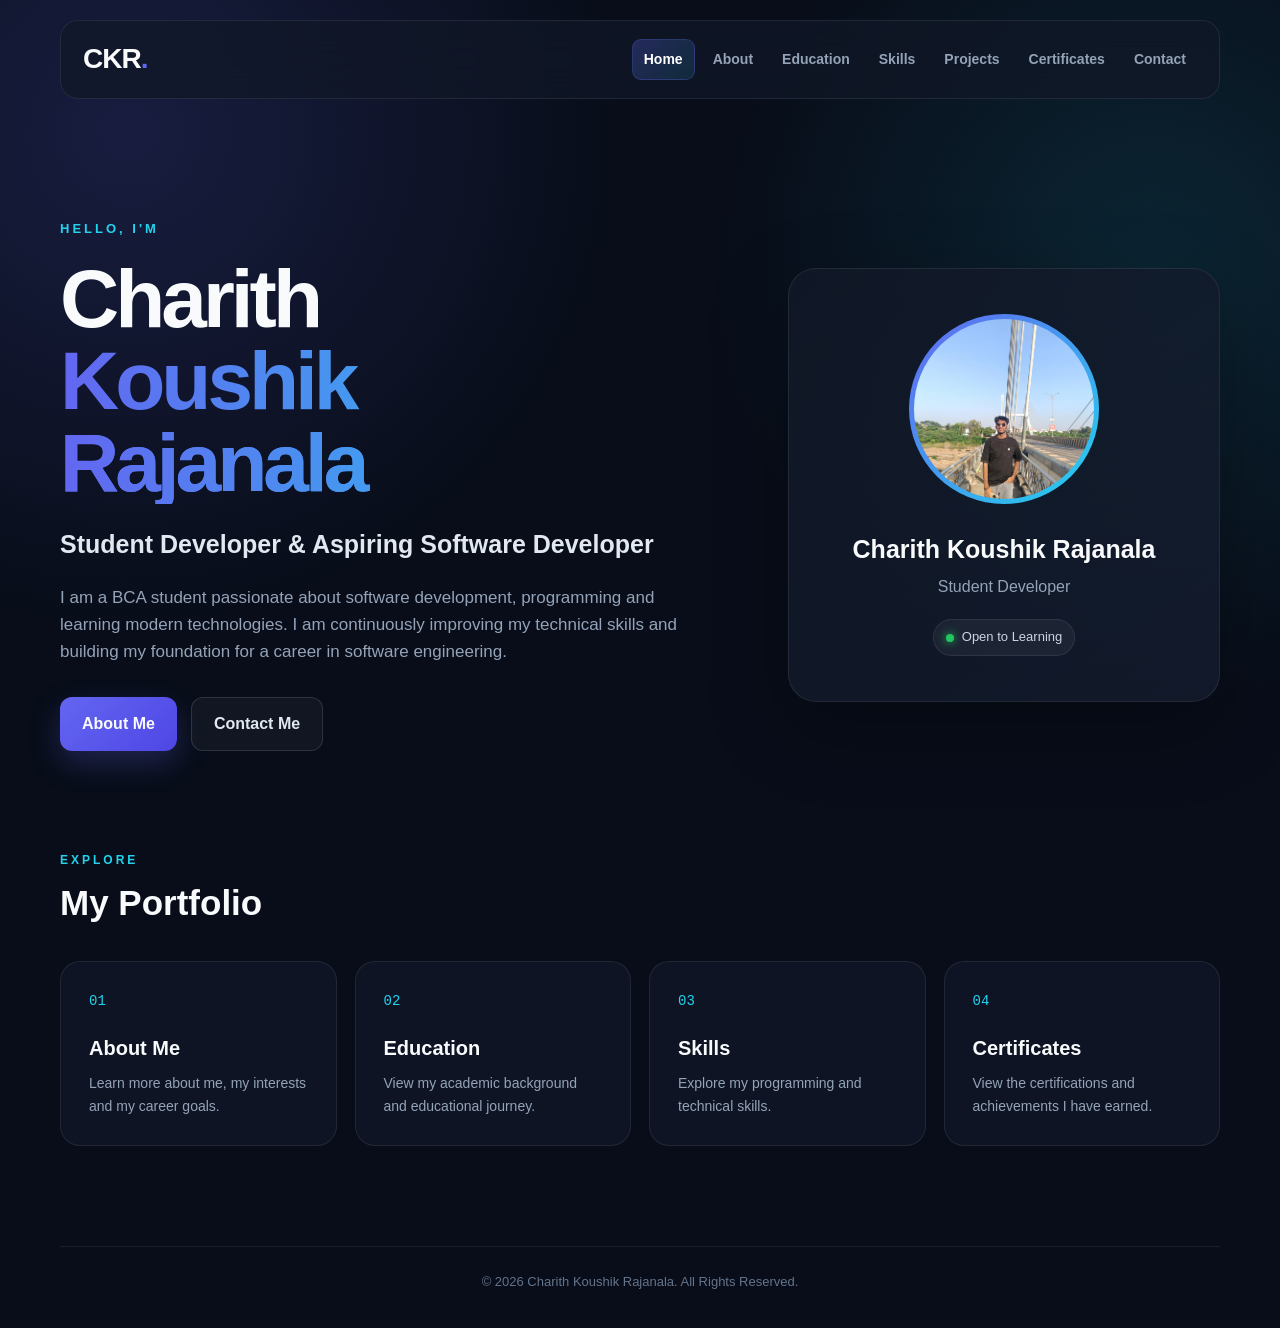
<file: index.html>
<!DOCTYPE html>
<html lang="en">
<head>
    <meta charset="UTF-8">
    <meta name="viewport" content="width=device-width, initial-scale=1.0">

    <title>Charith Koushik Rajanala | Student Developer</title>

    <meta name="description"
          content=" Charith Koushik Rajanala - Student Developer and aspiring Software Developer.">

    <link rel="stylesheet" href="style.css">
</head>

<body>

<header class="navbar">

    <div class="logo">CKR<span>.</span></div>

    <nav>
        <a href="index.html" class="active">Home</a>
        <a href="about.html">About</a>
        <a href="education.html">Education</a>
        <a href="skills.html">Skills</a>
        <a href="project.html">Projects</a>
        <a href="certificates.html">Certificates</a>
        <a href="contact.html">Contact</a>
    </nav>

</header>


<main>

    <section class="hero">

        <div class="hero-content">

            <p class="small-heading">HELLO, I'M</p>

            <h1>Charith<span>Koushik<span>Rajanala</span></h1>

            <h2>Student Developer & Aspiring Software Developer</h2>

            <p class="hero-description">
                I am a BCA student passionate about software development,
                programming and learning modern technologies.
                I am continuously improving my technical skills and
                building my foundation for a career in software engineering.
            </p>

            <div class="hero-buttons">
                <a href="about.html" class="btn primary-btn">About Me</a>
                <a href="contact.html" class="btn secondary-btn">Contact Me</a>
            </div>

        </div>


        <div class="hero-card">

            <div class="profile-circle">
                <img src="myphoto.jpg" alt="Charith Koushik Rajanala">
            </div>

            <h3>Charith Koushik Rajanala</h3>

            <p>Student Developer</p>

            <div class="status">
                <span></span>
                Open to Learning
            </div>

        </div>

    </section>


    <section class="quick-section">

        <div class="section-heading">
            <p>EXPLORE</p>
            <h2>My Portfolio</h2>
        </div>


        <div class="quick-grid">

            <a href="about.html" class="quick-card">
                <div class="card-icon">01</div>
                <h3>About Me</h3>
                <p>Learn more about me, my interests and my career goals.</p>
            </a>


            <a href="education.html" class="quick-card">
                <div class="card-icon">02</div>
                <h3>Education</h3>
                <p>View my academic background and educational journey.</p>
            </a>


            <a href="skills.html" class="quick-card">
                <div class="card-icon">03</div>
                <h3>Skills</h3>
                <p>Explore my programming and technical skills.</p>
            </a>


            <a href="certificates.html" class="quick-card">
                <div class="card-icon">04</div>
                <h3>Certificates</h3>
                <p>View the certifications and achievements I have earned.</p>
            </a>

        </div>

    </section>

</main>


<footer>
    <p>© 2026 Charith Koushik Rajanala. All Rights Reserved.</p>
</footer>

</body>
</html>
</file>
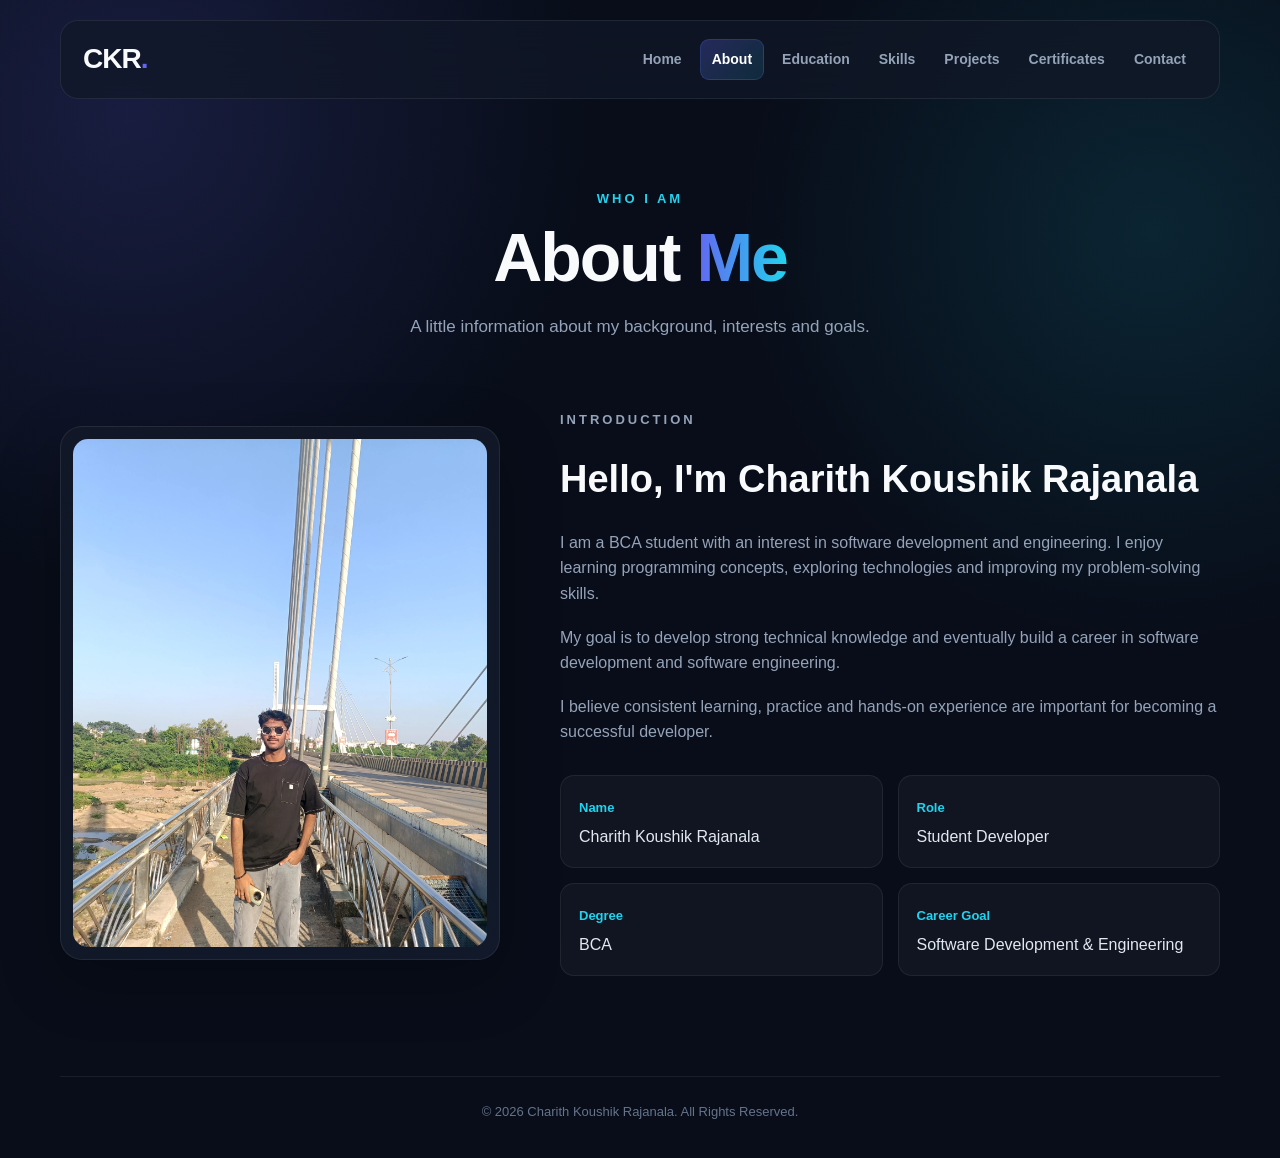
<file: about.html>
<!DOCTYPE html>
<html lang="en">
<head>

    <meta charset="UTF-8">
    <meta name="viewport" content="width=device-width, initial-scale=1.0">

    <title>About |Charith Koushik Rajanala</title>

    <link rel="stylesheet" href="style.css">

</head>

<body>

<header class="navbar">

    <div class="logo">CKR<span>.</span></div>

    <nav>
        <a href="index.html">Home</a>
        <a href="about.html" class="active">About</a>
        <a href="education.html">Education</a>
        <a href="skills.html">Skills</a>
        <a href="project.html">Projects</a>
        <a href="certificates.html">Certificates</a>
        <a href="contact.html">Contact</a>
    </nav>

</header>


<main class="page-container">

    <section class="page-header">

        <p>WHO I AM</p>

        <h1>About <span>Me</span></h1>

        <p>
            A little information about my background, interests and goals.
        </p>

    </section>


    <section class="about-grid">

        <div class="about-image card">

            <img src="myphoto.jpg" alt="Charith Koushik Rajanala">

        </div>


        <div class="about-content">

            <p class="small-heading">INTRODUCTION</p>

            <h2>Hello, I'm Charith Koushik Rajanala</h2>

            <p>
                I am a BCA student with an interest in software development
                and engineering. I enjoy learning programming concepts,
                exploring technologies and improving my problem-solving skills.
            </p>

            <p>
                My goal is to develop strong technical knowledge and
                eventually build a career in software development and
                software engineering.
            </p>

            <p>
                I believe consistent learning, practice and hands-on
                experience are important for becoming a successful developer.
            </p>


            <div class="info-grid">

                <div>
                    <strong>Name</strong>
                    <p>Charith Koushik Rajanala</p>
                </div>

                <div>
                    <strong>Role</strong>
                    <p>Student Developer</p>
                </div>

                <div>
                    <strong>Degree</strong>
                    <p>BCA</p>
                </div>

                <div>
                    <strong>Career Goal</strong>
                    <p>Software Development & Engineering</p>
                </div>

            </div>

        </div>

    </section>

</main>


<footer>
    <p>© 2026 Charith Koushik Rajanala. All Rights Reserved.</p>
</footer>

</body>
</html>
</file>
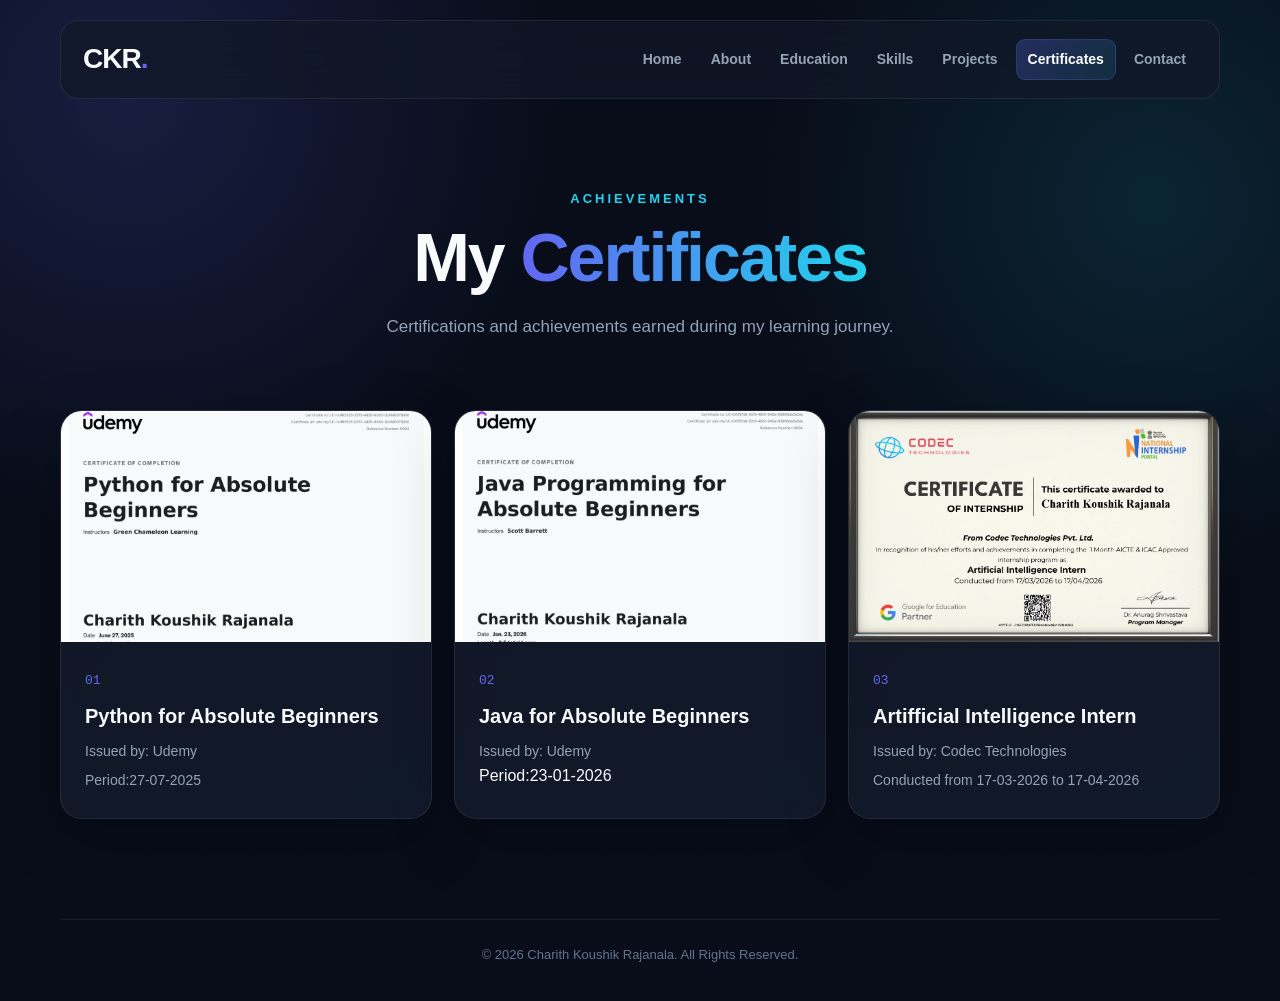
<file: certificates.html>
<!DOCTYPE html>
<html lang="en">
<head>

    <meta charset="UTF-8">
    <meta name="viewport" content="width=device-width, initial-scale=1.0">

    <title>Certificates | Koushik Rajanala</title>

    <link rel="stylesheet" href="style.css">

</head>

<body>

<header class="navbar">

    <div class="logo">CKR<span>.</span></div>

    <nav>
        <a href="index.html">Home</a>
        <a href="about.html">About</a>
        <a href="education.html">Education</a>
        <a href="skills.html">Skills</a>
        <a href="project.html">Projects</a>
        <a href="certificates.html" class="active">Certificates</a>
        <a href="contact.html">Contact</a>
    </nav>

</header>


<main class="page-container">

    <section class="page-header">

        <p>ACHIEVEMENTS</p>

        <h1>My <span>Certificates</span></h1>

        <p>
            Certifications and achievements earned during my learning journey.
        </p>

    </section>


    <section class="certificate-grid">


        <!-- Certificate 1 -->

        <div class="certificate-card card">

            <div class="certificate-image">

                <img src="python.jpeg"
                     alt="Certificate 1">

            </div>

            <div class="certificate-content">

                <span>01</span>

                <h2>Python for Absolute Beginners</h2>

                <p>
                    Issued by: Udemy
                </p>

                <p>
                    Period:27-07-2025
                </p>

            </div>

        </div>


        <!-- Certificate 2 -->

        <div class="certificate-card card">

            <div class="certificate-image">

                <img src="java.jpeg"
                     alt="Certificate 2">

            </div>

            <div class="certificate-content">

                <span>02</span>

                <h2>Java for Absolute Beginners</h2>

                <p>
                    Issued by: Udemy
                </p>
                    Period:23-01-2026
                <p>
                    
                </p>

            </div>

        </div>


        <!-- Certificate 3 -->

        <div class="certificate-card card">

            <div class="certificate-image">

                <img src="internship.jpeg"
                     alt="Certificate 3">

            </div>

            <div class="certificate-content">

                <span>03</span>

                <h2>Artifficial Intelligence Intern</h2>

                <p>
                    Issued by: Codec Technologies
                </p>

                <p>
                    Conducted from 17-03-2026 to 17-04-2026
                </p>

            </div>

        </div>


        <!--
        COPY THE ABOVE CARD FOR MORE CERTIFICATES.
        -->


    </section>

</main>


<footer>
    <p>© 2026 Charith Koushik Rajanala. All Rights Reserved.</p>
</footer>

</body>
</html>
</file>
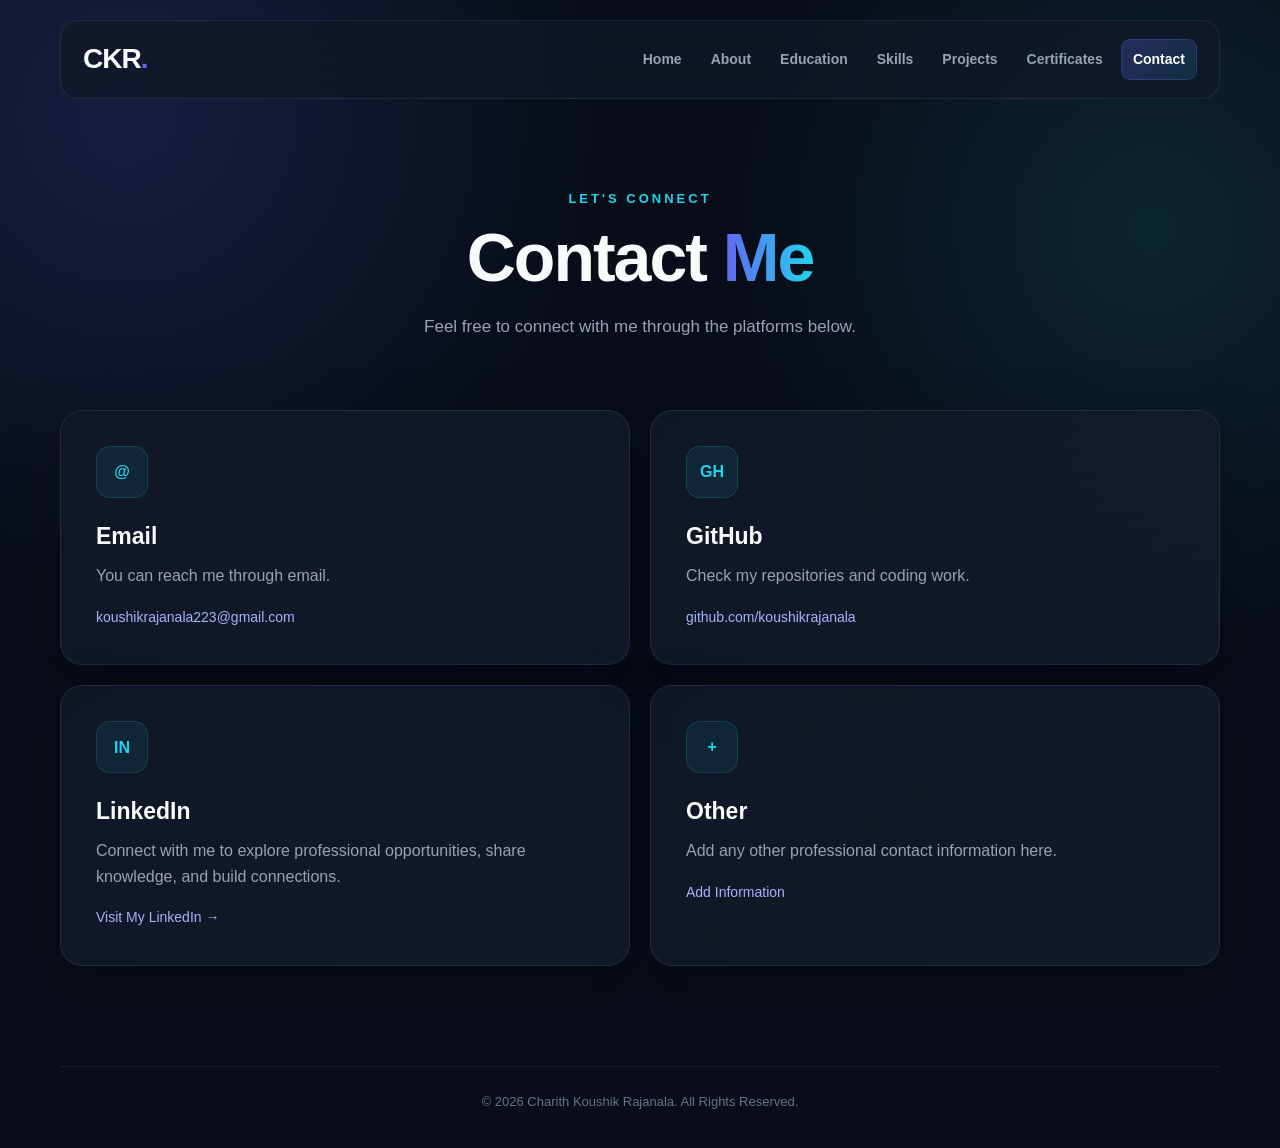
<file: contact.html>
<!DOCTYPE html>
<html lang="en">
<head>

    <meta charset="UTF-8">
    <meta name="viewport" content="width=device-width, initial-scale=1.0">

    <title>Contact | Koushik Rajanala</title>

    <link rel="stylesheet" href="style.css">

</head>

<body>

<header class="navbar">

    <div class="logo">CKR<span>.</span></div>

    <nav>
        <a href="index.html">Home</a>
        <a href="about.html">About</a>
        <a href="education.html">Education</a>
        <a href="skills.html">Skills</a>
        <a href="project.html">Projects</a>
        <a href="certificates.html">Certificates</a>
        <a href="contact.html" class="active">Contact</a>
    </nav>

</header>


<main class="page-container">

    <section class="page-header">

        <p>LET'S CONNECT</p>

        <h1>Contact <span>Me</span></h1>

        <p>
            Feel free to connect with me through the platforms below.
        </p>

    </section>


    <section class="contact-grid">


        <div class="contact-card card">

            <div class="contact-icon">@</div>

            <h2>Email</h2>

            <p>
                You can reach me through email.
            </p>

            <a href="mailto:koushikrajanala223@gmail.com">
                koushikrajanala223@gmail.com
            </a>

        </div>


        <div class="contact-card card">

            <div class="contact-icon">GH</div>

            <h2>GitHub</h2>

            <p>
                Check my repositories and coding work.
            </p>

            <a href="https://github.com/koushikrajanala"
               target="_blank"
               rel="noopener noreferrer">
                github.com/koushikrajanala
            </a>

        </div>


<div class="contact-card card">

    <div class="contact-icon">IN</div>

    <h2>LinkedIn</h2>

    <p>
        Connect with me to explore professional opportunities,
        share knowledge, and build connections.
    </p>

    <a href="https://www.linkedin.com/in/koushik-rajanala-2020a1291/"
       target="_blank"
       rel="noopener noreferrer">
        Visit My LinkedIn →
    </a>

</div>


        <div class="contact-card card">

            <div class="contact-icon">+</div>

            <h2>Other</h2>

            <p>
                Add any other professional contact information here.
            </p>

            <a href="#">
                Add Information
            </a>

        </div>


    </section>

</main>


<footer>
    <p>© 2026 Charith Koushik Rajanala. All Rights Reserved.</p>
</footer>

</body>
</html>
</file>
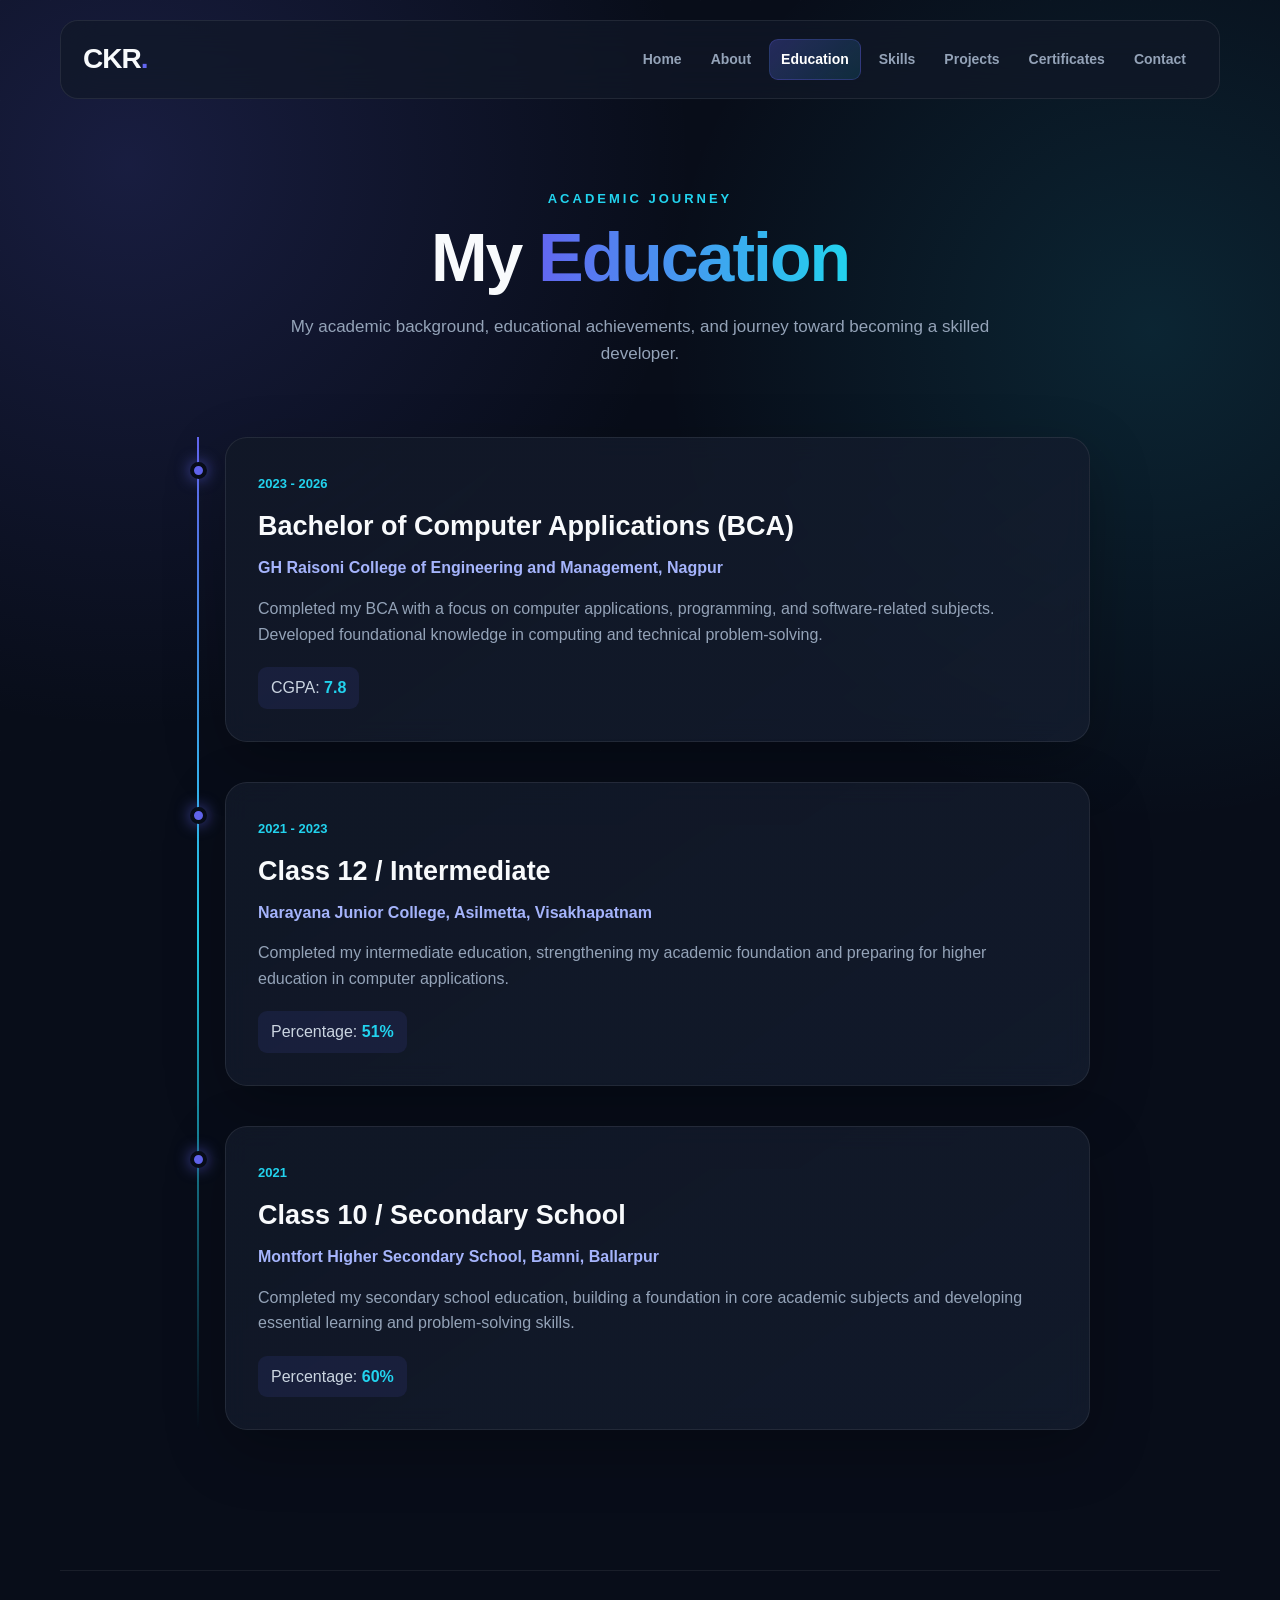
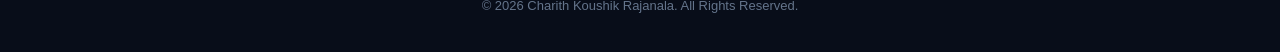
<file: education.html>
<!DOCTYPE html>
<html lang="en">
<head>

    <meta charset="UTF-8">
    <meta name="viewport" content="width=device-width, initial-scale=1.0">

    <title>Education | Koushik Rajanala</title>

    <link rel="stylesheet" href="style.css">

</head>

<body>

<header class="navbar">

    <div class="logo">CKR<span>.</span></div>

    <nav>
        <a href="index.html">Home</a>
        <a href="about.html">About</a>
        <a href="education.html" class="active">Education</a>
        <a href="skills.html">Skills</a>
        <a href="project.html">Projects</a>
        <a href="certificates.html">Certificates</a>
        <a href="contact.html">Contact</a>
    </nav>

</header>

<main class="page-container">

    <!-- Page Header -->
    <section class="page-header">

        <p>ACADEMIC JOURNEY</p>

        <h1>My <span>Education</span></h1>

        <p>
            My academic background, educational achievements,
            and journey toward becoming a skilled developer.
        </p>

    </section>

    <!-- Education Timeline -->
    <section class="timeline">

        <!-- Bachelor's Degree -->
        <div class="timeline-item">

            <div class="timeline-dot"></div>

            <div class="education-card card">

                <span class="education-year">2023 - 2026</span>

                <h2>Bachelor of Computer Applications (BCA)</h2>

                <h3>
                    GH Raisoni College of Engineering and Management,
                    Nagpur
                </h3>

                <p>
                    Completed my BCA with a focus on computer
                    applications, programming, and software-related
                    subjects. Developed foundational knowledge in
                    computing and technical problem-solving.
                </p>

                <div class="cgpa">
                    CGPA: <strong>7.8</strong>
                </div>

            </div>

        </div>

        <!-- Class 12 / Intermediate -->
        <div class="timeline-item">

            <div class="timeline-dot"></div>

            <div class="education-card card">

                <span class="education-year">2021 - 2023</span>

                <h2>Class 12 / Intermediate</h2>

                <h3>
                    Narayana Junior College,
                    Asilmetta, Visakhapatnam
                </h3>

                <p>
                    Completed my intermediate education, strengthening
                    my academic foundation and preparing for higher
                    education in computer applications.
                </p>

                <div class="cgpa">
                    Percentage: <strong>51%</strong>
                </div>

            </div>

        </div>

        <!-- Class 10 / SSC -->
        <div class="timeline-item">

            <div class="timeline-dot"></div>

            <div class="education-card card">

                <span class="education-year">2021</span>

                <h2>Class 10 / Secondary School</h2>

                <h3>
                    Montfort Higher Secondary School,
                    Bamni, Ballarpur
                </h3>

                <p>
                    Completed my secondary school education,
                    building a foundation in core academic subjects
                    and developing essential learning and
                    problem-solving skills.
                </p>

                <div class="cgpa">
                    Percentage: <strong>60%</strong>
                </div>

            </div>

        </div>

    </section>

</main>

<!-- Footer -->
<footer>
    <p>© 2026 Charith Koushik Rajanala. All Rights Reserved.</p>
</footer>

</body>
</html>
</file>
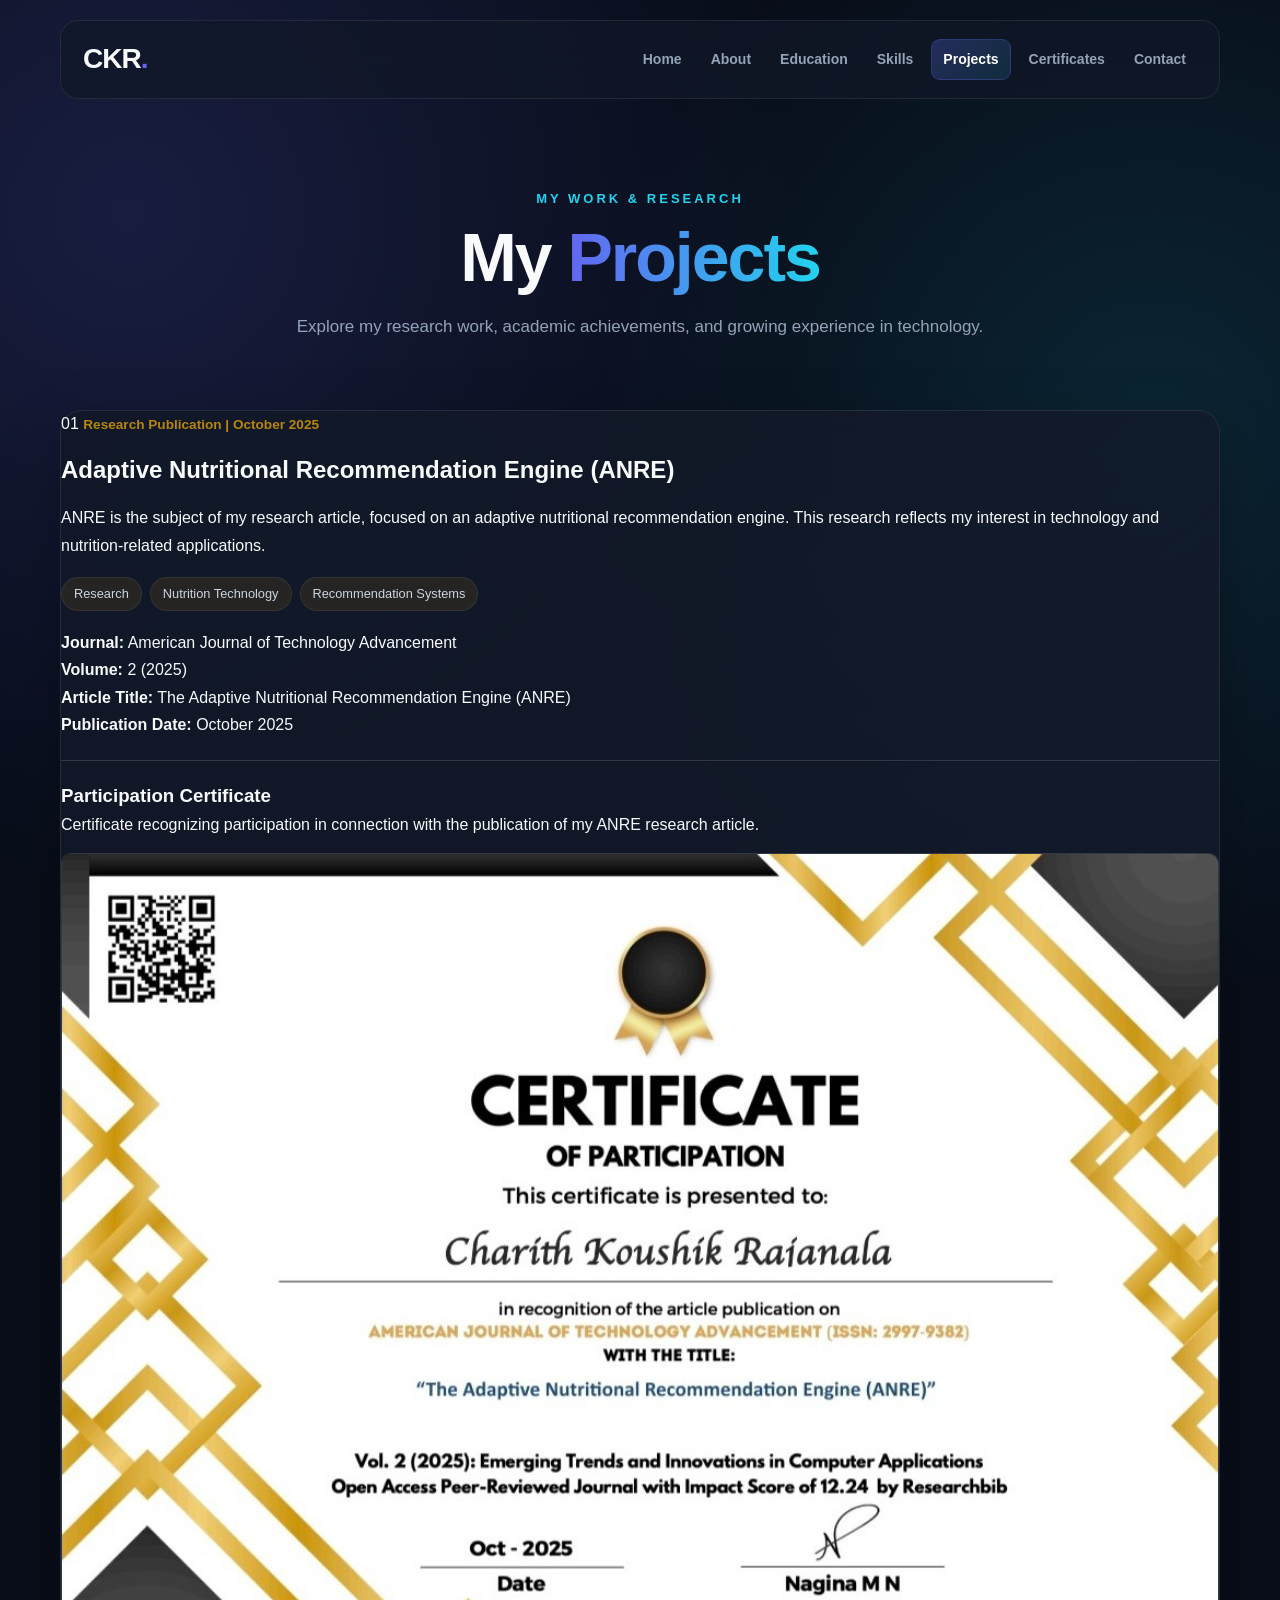
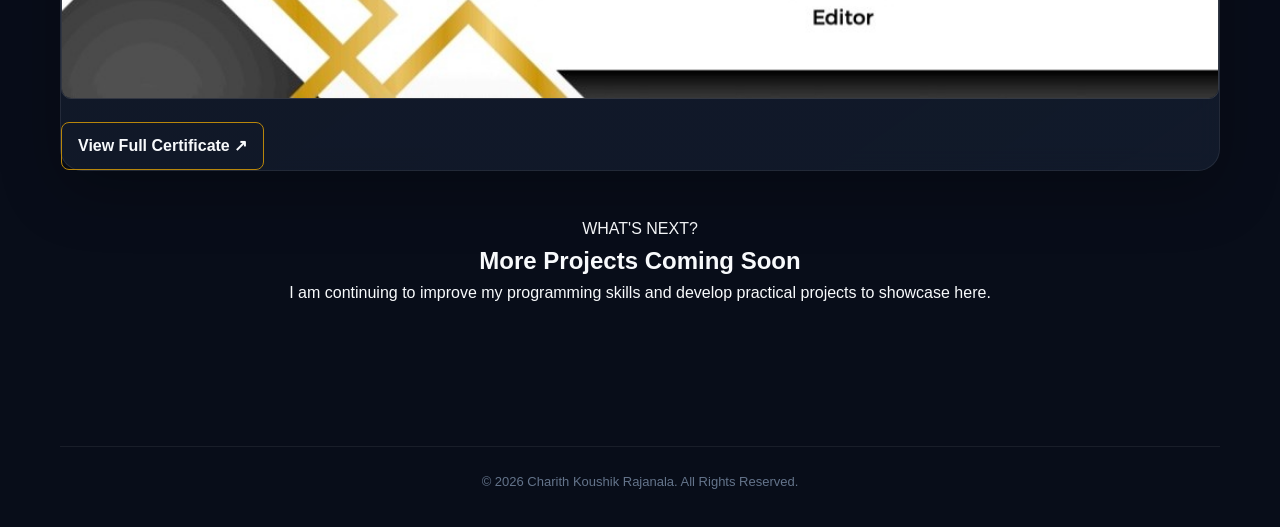
<file: project.html>
<!DOCTYPE html>
<html lang="en">
<head>

    <meta charset="UTF-8">
    <meta name="viewport" content="width=device-width, initial-scale=1.0">

    <meta name="description"
          content="Explore the research project and publication certificate of Charith Koushik Rajanala.">

    <title>Projects | Charith Koushik Rajanala</title>

    <link rel="stylesheet" href="style.css">

    <style>
        .project-grid {
            display: grid;
            grid-template-columns: repeat(auto-fit, minmax(280px, 1fr));
            gap: 25px;
            margin-bottom: 45px;
        }

        .project-category {
            display: inline-block;
            margin-bottom: 15px;
            font-size: 0.85rem;
            font-weight: 600;
            color: #b8860b;
        }

        .project-card h2 {
            margin-bottom: 15px;
        }

        .project-card p {
            line-height: 1.7;
        }

        .skill-tags {
            display: flex;
            flex-wrap: wrap;
            gap: 8px;
            margin: 18px 0;
        }

        .skill-tags span {
            padding: 6px 12px;
            border-radius: 20px;
            background: rgba(184, 134, 11, 0.12);
            font-size: 0.8rem;
        }

        .certificate-preview {
            margin-top: 22px;
            padding-top: 20px;
            border-top: 1px solid rgba(128, 128, 128, 0.3);
        }

        .certificate-preview img {
            display: block;
            width: 100%;
            height: auto;
            margin: 15px 0;
            border-radius: 10px;
            border: 1px solid rgba(128, 128, 128, 0.3);
        }

        .certificate-link {
            display: inline-block;
            margin-top: 8px;
            padding: 10px 16px;
            border-radius: 8px;
            text-decoration: none;
            font-weight: 600;
            border: 1px solid #b8860b;
        }

        .future-projects {
            text-align: center;
            margin: 40px 0;
        }
    </style>

</head>

<body>

<header class="navbar">

    <div class="logo">CKR<span>.</span></div>

    <nav>
        <a href="index.html">Home</a>
        <a href="about.html">About</a>
        <a href="education.html">Education</a>
        <a href="skills.html">Skills</a>
        <a href="project.html" class="active">Projects</a>
        <a href="certificates.html">Certificates</a>
        <a href="contact.html">Contact</a>
    </nav>

</header>

<main class="page-container">

    <!-- Page Header -->
    <section class="page-header">

        <p>MY WORK & RESEARCH</p>

        <h1>My <span>Projects</span></h1>

        <p>
            Explore my research work, academic achievements,
            and growing experience in technology.
        </p>

    </section>

    <!-- Project Cards -->
    <section class="project-grid">

        <div class="project-card card">

            <span class="project-number">01</span>

            <span class="project-category">
                Research Publication | October 2025
            </span>

            <h2>
                Adaptive Nutritional Recommendation Engine (ANRE)
            </h2>

            <p>
                ANRE is the subject of my research article,
                focused on an adaptive nutritional recommendation
                engine. This research reflects my interest in
                technology and nutrition-related applications.
            </p>

            <div class="skill-tags">
                <span>Research</span>
                <span>Nutrition Technology</span>
                <span>Recommendation Systems</span>
            </div>

            <div class="project-publication">

                <p>
                    <strong>Journal:</strong>
                    American Journal of Technology Advancement
                </p>

                <p>
                    <strong>Volume:</strong> 2 (2025)
                </p>

                <p>
                    <strong>Article Title:</strong>
                    The Adaptive Nutritional Recommendation Engine (ANRE)
                </p>

                <p>
                    <strong>Publication Date:</strong> October 2025
                </p>

            </div>

            <!-- Participation Certificate -->
            <div class="certificate-preview">

                <h3>Participation Certificate</h3>

                <p>
                    Certificate recognizing participation in
                    connection with the publication of my ANRE
                    research article.
                </p>

                <a href="project.jpeg"
                   target="_blank"
                   rel="noopener noreferrer"
                   aria-label="Open ANRE participation certificate">

                    <img
                        src="project.jpeg"
                        alt="Participation certificate for Charith Koushik Rajanala's research article, The Adaptive Nutritional Recommendation Engine (ANRE)"
                        loading="lazy">

                </a>

                <a href="project.jpeg"
                   target="_blank"
                   rel="noopener noreferrer"
                   class="certificate-link">

                    View Full Certificate ↗

                </a>

            </div>

        </div>

    </section>

    <!-- Future Projects -->
    <section class="future-projects">

        <p>WHAT'S NEXT?</p>

        <h2>More Projects Coming Soon</h2>

        <p>
            I am continuing to improve my programming skills
            and develop practical projects to showcase here.
        </p>

    </section>

</main>

<footer>
    <p>© 2026 Charith Koushik Rajanala. All Rights Reserved.</p>
</footer>

</body>
</html>
</file>
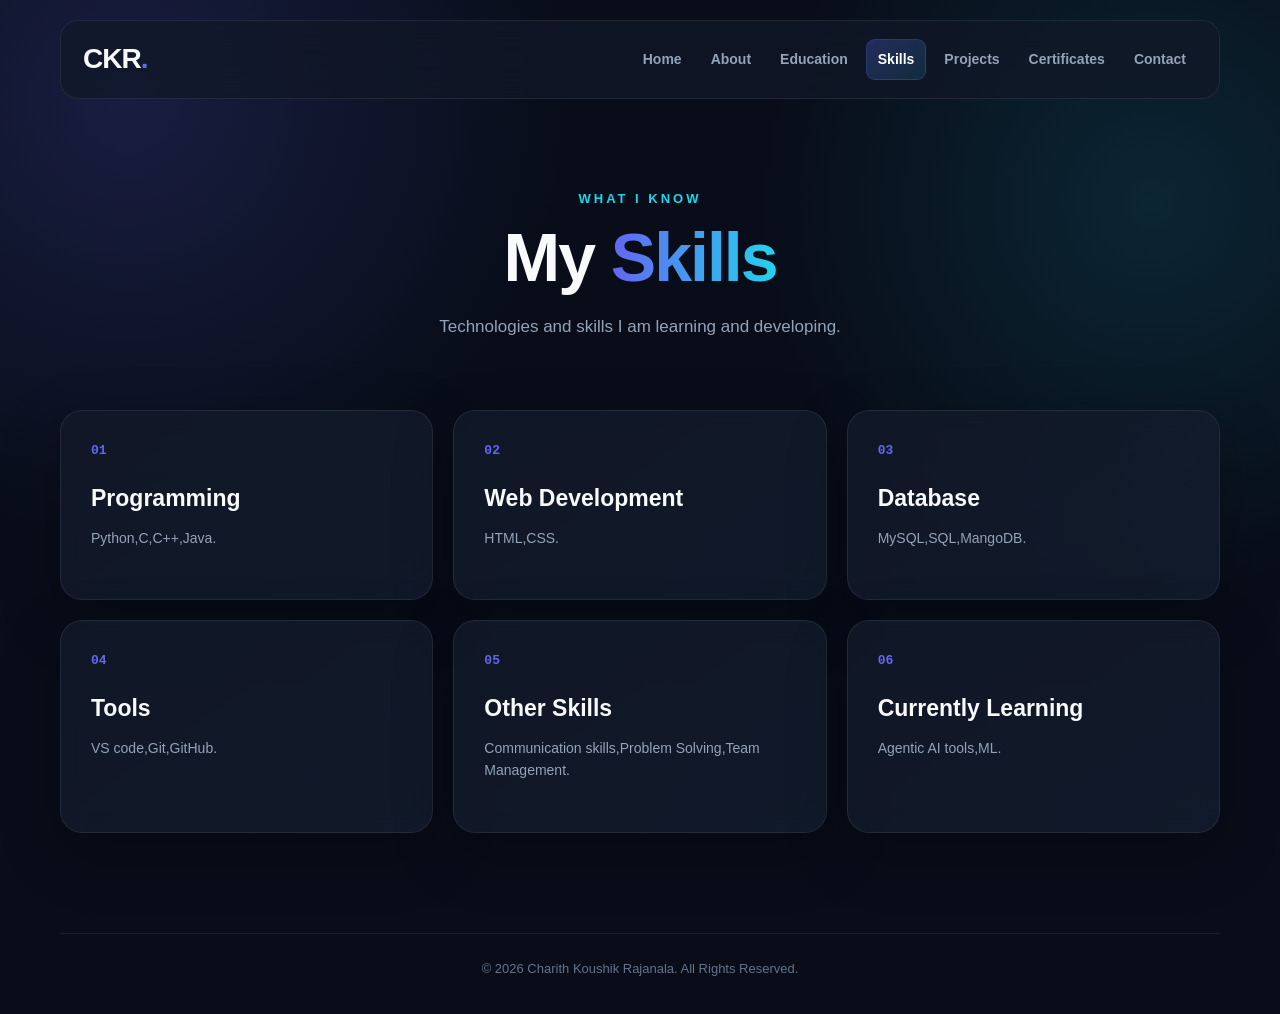
<file: skills.html>
<!DOCTYPE html>
<html lang="en">
<head>

    <meta charset="UTF-8">
    <meta name="viewport" content="width=device-width, initial-scale=1.0">

    <title>Skills | Koushik Rajanala</title>

    <link rel="stylesheet" href="style.css">

</head>

<body>

<header class="navbar">

    <div class="logo">CKR<span>.</span></div>

    <nav>
        <a href="index.html">Home</a>
        <a href="about.html">About</a>
        <a href="education.html">Education</a>
        <a href="skills.html" class="active">Skills</a>
        <a href="project.html">Projects</a>
        <a href="certificates.html">Certificates</a>
        <a href="contact.html">Contact</a>
    </nav>

</header>


<main class="page-container">

    <section class="page-header">

        <p>WHAT I KNOW</p>

        <h1>My <span>Skills</span></h1>

        <p>
            Technologies and skills I am learning and developing.
        </p>

    </section>


    <section class="skills-grid">

        <div class="skill-card card">

            <div class="skill-number">01</div>

            <h2>Programming</h2>

            <p>
                Python,C,C++,Java.
            </p>

           

        </div>


        <div class="skill-card card">

            <div class="skill-number">02</div>

            <h2>Web Development</h2>

            <p>
                HTML,CSS.
            </p>

            

        </div>


        <div class="skill-card card">

            <div class="skill-number">03</div>

            <h2>Database</h2>

            <p>
                MySQL,SQL,MangoDB.
            </p>

            

        </div>


        <div class="skill-card card">

            <div class="skill-number">04</div>

            <h2>Tools</h2>

            <p>
                VS code,Git,GitHub.
            </p>

            
        </div>


        <div class="skill-card card">

            <div class="skill-number">05</div>

            <h2>Other Skills</h2>

            <p>
                Communication skills,Problem Solving,Team Management.
            </p>

            

        </div>


        <div class="skill-card card">

            <div class="skill-number">06</div>

            <h2>Currently Learning</h2>

            <p>
                Agentic AI tools,ML.
            </p>

            

        </div>

    </section>

</main>


<footer>
    <p>© 2026 Charith Koushik Rajanala. All Rights Reserved.</p>
</footer>

</body>
</html>
</file>
<file: style.css>
/* ================================
   RESET
================================ */

* {
    margin: 0;
    padding: 0;
    box-sizing: border-box;
}


html {
    scroll-behavior: smooth;
}


body {
    font-family: Inter, Arial, Helvetica, sans-serif;

    background:
        radial-gradient(
            circle at 10% 10%,
            rgba(99, 102, 241, 0.18),
            transparent 30%
        ),
        radial-gradient(
            circle at 90% 20%,
            rgba(34, 211, 238, 0.12),
            transparent 28%
        ),
        #080d19;

    color: #f8fafc;

    min-height: 100vh;

    overflow-x: hidden;

    line-height: 1.6;
}


body::before {
    content: "";

    position: fixed;

    inset: 0;

    pointer-events: none;

    opacity: 0.08;

    background-image:
        linear-gradient(
            rgba(255,255,255,0.08) 1px,
            transparent 1px
        ),
        linear-gradient(
            90deg,
            rgba(255,255,255,0.08) 1px,
            transparent 1px
        );

    background-size: 50px 50px;

    z-index: -1;
}


a {
    color: inherit;
    text-decoration: none;
}


img {
    max-width: 100%;
    display: block;
}


/* ================================
   NAVIGATION
================================ */

.navbar {

    width: min(1160px, 92%);

    margin: 20px auto;

    padding: 16px 22px;

    display: flex;

    align-items: center;

    justify-content: space-between;

    gap: 30px;

    background: rgba(17, 24, 39, 0.72);

    border: 1px solid rgba(255,255,255,0.08);

    backdrop-filter: blur(18px);

    -webkit-backdrop-filter: blur(18px);

    border-radius: 18px;

    position: sticky;

    top: 15px;

    z-index: 100;
}


.logo {

    font-size: 28px;

    font-weight: 800;

    letter-spacing: -1px;
}


.logo span {
    color: #6366f1;
}


.navbar nav {

    display: flex;

    align-items: center;

    justify-content: flex-end;

    gap: 7px;

    flex-wrap: wrap;
}


.navbar nav a {

    padding: 8px 11px;

    border-radius: 9px;

    color: #94a3b8;

    font-size: 14px;

    font-weight: 600;

    transition: 0.3s ease;
}


.navbar nav a:hover {

    color: #ffffff;

    background: rgba(99,102,241,0.12);
}


.navbar nav a.active {

    color: #ffffff;

    background:
        linear-gradient(
            135deg,
            rgba(99,102,241,0.28),
            rgba(34,211,238,0.12)
        );

    border: 1px solid rgba(99,102,241,0.25);
}


/* ================================
   COMMON
================================ */

.page-container {

    width: min(1160px, 92%);

    margin: auto;

    padding: 70px 0 100px;
}


.card {

    background:
        linear-gradient(
            145deg,
            rgba(17,24,39,0.92),
            rgba(21,30,48,0.75)
        );

    border: 1px solid rgba(255,255,255,0.08);

    border-radius: 22px;

    box-shadow:
        0 20px 60px rgba(0,0,0,0.25);

    backdrop-filter: blur(12px);

    -webkit-backdrop-filter: blur(12px);
}


.page-header {

    text-align: center;

    max-width: 760px;

    margin: 0 auto 70px;
}


.page-header > p:first-child {

    color: #22d3ee;

    font-size: 13px;

    font-weight: 800;

    letter-spacing: 3px;

    margin-bottom: 12px;
}


.page-header h1 {

    font-size: clamp(40px, 7vw, 68px);

    line-height: 1.05;

    margin-bottom: 20px;

    letter-spacing: -2px;
}


.page-header h1 span {

    background:
        linear-gradient(
            90deg,
            #6366f1,
            #22d3ee
        );

    -webkit-background-clip: text;

    background-clip: text;

    color: transparent;
}


.page-header > p:last-child {

    color: #94a3b8;

    font-size: 17px;
}


/* ================================
   HERO
================================ */

.hero {

    width: min(1160px, 92%);

    min-height: 680px;

    margin: auto;

    padding: 100px 0;

    display: grid;

    grid-template-columns: 1.5fr 1fr;

    align-items: center;

    gap: 80px;
}


.small-heading {

    color: #22d3ee;

    font-size: 13px;

    font-weight: 800;

    letter-spacing: 3px;

    margin-bottom: 18px;
}


.hero h1 {

    font-size: clamp(48px, 7vw, 82px);

    line-height: 1;

    letter-spacing: -4px;

    margin-bottom: 20px;
}


.hero h1 span {

    display: block;

    background:
        linear-gradient(
            90deg,
            #6366f1,
            #22d3ee
        );

    -webkit-background-clip: text;

    background-clip: text;

    color: transparent;
}


.hero h2 {

    color: #e2e8f0;

    font-size: clamp(19px, 2vw, 25px);

    margin-bottom: 20px;
}


.hero-description {

    max-width: 650px;

    color: #94a3b8;

    font-size: 17px;

    margin-bottom: 32px;
}


.hero-buttons {

    display: flex;

    gap: 14px;

    flex-wrap: wrap;
}


.btn {

    display: inline-flex;

    align-items: center;

    justify-content: center;

    padding: 13px 22px;

    border-radius: 12px;

    font-weight: 700;

    transition: 0.3s ease;
}


.primary-btn {

    background:
        linear-gradient(
            135deg,
            #6366f1,
            #4f46e5
        );

    box-shadow:
        0 12px 30px rgba(99,102,241,0.25);
}


.primary-btn:hover {

    transform: translateY(-3px);

    box-shadow:
        0 18px 40px rgba(99,102,241,0.35);
}


.secondary-btn {

    border: 1px solid rgba(255,255,255,0.12);

    background: rgba(255,255,255,0.04);

    color: #e2e8f0;
}


.secondary-btn:hover {

    transform: translateY(-3px);

    border-color: rgba(34,211,238,0.4);
}


/* ================================
   HERO CARD
================================ */

.hero-card {

    padding: 45px 30px;

    text-align: center;

    background:
        linear-gradient(
            145deg,
            rgba(17,24,39,0.9),
            rgba(21,30,48,0.72)
        );

    border: 1px solid rgba(255,255,255,0.08);

    border-radius: 28px;

    box-shadow:
        0 25px 80px rgba(0,0,0,0.3);

    animation: floating 5s ease-in-out infinite;
}


@keyframes floating {

    0%, 100% {
        transform: translateY(0);
    }

    50% {
        transform: translateY(-10px);
    }

}


.profile-circle {

    width: 190px;

    height: 190px;

    margin: 0 auto 25px;

    padding: 5px;

    border-radius: 50%;

    background:
        linear-gradient(
            135deg,
            #6366f1,
            #22d3ee
        );
}


.profile-circle img {

    width: 100%;

    height: 100%;

    object-fit: cover;

    border-radius: 50%;

    background: #111827;
}


.hero-card h3 {

    font-size: 25px;

    margin-bottom: 5px;
}


.hero-card > p {

    color: #94a3b8;

    margin-bottom: 20px;
}


.status {

    display: inline-flex;

    align-items: center;

    gap: 8px;

    padding: 7px 12px;

    border-radius: 50px;

    color: #cbd5e1;

    background: rgba(255,255,255,0.05);

    border: 1px solid rgba(255,255,255,0.08);

    font-size: 13px;
}


.status span {

    width: 8px;

    height: 8px;

    border-radius: 50%;

    background: #22c55e;

    box-shadow: 0 0 10px #22c55e;
}


/* ================================
   QUICK CARDS
================================ */

.quick-section {

    width: min(1160px, 92%);

    margin: auto;

    padding-bottom: 100px;
}


.section-heading {

    margin-bottom: 30px;
}


.section-heading > p {

    color: #22d3ee;

    font-size: 12px;

    font-weight: 800;

    letter-spacing: 3px;
}


.section-heading h2 {

    font-size: 35px;

    margin-top: 5px;
}


.quick-grid {

    display: grid;

    grid-template-columns:
        repeat(4, 1fr);

    gap: 18px;
}


.quick-card {

    padding: 28px;

    background: rgba(17,24,39,0.78);

    border: 1px solid rgba(255,255,255,0.08);

    border-radius: 20px;

    transition: 0.3s ease;
}


.quick-card:hover {

    transform: translateY(-7px);

    border-color:
        rgba(99,102,241,0.4);

    background:
        rgba(25,34,55,0.9);
}


.card-icon {

    color: #22d3ee;

    font-family: monospace;

    font-size: 14px;

    margin-bottom: 20px;
}


.quick-card h3 {

    font-size: 20px;

    margin-bottom: 8px;
}


.quick-card p {

    color: #94a3b8;

    font-size: 14px;
}


/* ================================
   ABOUT
================================ */

.about-grid {

    display: grid;

    grid-template-columns: 0.8fr 1.2fr;

    gap: 60px;

    align-items: center;
}


.about-image {

    padding: 12px;
}


.about-image img {

    width: 100%;

    min-height: 450px;

    object-fit: cover;

    border-radius: 15px;
}


.about-content h2 {

    font-size: 38px;

    margin-bottom: 20px;
}


.about-content > p {

    color: #94a3b8;

    margin-bottom: 18px;
}


.info-grid {

    display: grid;

    grid-template-columns:
        repeat(2, 1fr);

    gap: 15px;

    margin-top: 30px;
}


.info-grid > div {

    padding: 18px;

    background: rgba(255,255,255,0.035);

    border: 1px solid rgba(255,255,255,0.07);

    border-radius: 14px;
}


.info-grid strong {

    color: #22d3ee;

    font-size: 13px;
}


.info-grid p {

    color: #e2e8f0;

    margin-top: 4px;
}


/* ================================
   EDUCATION
================================ */

.timeline {

    position: relative;

    max-width: 900px;

    margin: auto;

    padding-left: 35px;
}


.timeline::before {

    content: "";

    position: absolute;

    left: 7px;

    top: 0;

    bottom: 0;

    width: 2px;

    background:
        linear-gradient(
            #6366f1,
            #22d3ee,
            transparent
        );
}


.timeline-item {

    position: relative;

    margin-bottom: 40px;
}


.timeline-dot {

    position: absolute;

    left: -35px;

    top: 25px;

    width: 17px;

    height: 17px;

    border-radius: 50%;

    background: #6366f1;

    border: 4px solid #080d19;

    box-shadow:
        0 0 15px rgba(99,102,241,0.7);
}


.education-card {

    padding: 32px;
}


.education-year {

    display: inline-block;

    color: #22d3ee;

    font-size: 13px;

    font-weight: 800;

    margin-bottom: 10px;
}


.education-card h2 {

    font-size: 27px;

    margin-bottom: 7px;
}


.education-card h3 {

    color: #a5b4fc;

    font-size: 16px;

    margin-bottom: 15px;
}


.education-card p {

    color: #94a3b8;
}


.cgpa {

    display: inline-block;

    margin-top: 20px;

    padding: 8px 13px;

    border-radius: 9px;

    background: rgba(99,102,241,0.1);

    color: #cbd5e1;
}


.cgpa strong {

    color: #22d3ee;
}


/* ================================
   SKILLS
================================ */

.skills-grid {

    display: grid;

    grid-template-columns:
        repeat(3, 1fr);

    gap: 20px;
}


.skill-card {

    padding: 30px;

    transition: 0.3s ease;
}


.skill-card:hover {

    transform: translateY(-6px);

    border-color:
        rgba(99,102,241,0.35);
}


.skill-number {

    color: #6366f1;

    font-family: monospace;

    font-weight: bold;

    margin-bottom: 18px;
}


.skill-card h2 {

    font-size: 23px;

    margin-bottom: 10px;
}


.skill-card > p {

    color: #94a3b8;

    font-size: 14px;

    margin-bottom: 20px;
}


.skill-tags {

    display: flex;

    flex-wrap: wrap;

    gap: 8px;
}


.skill-tags span {

    padding: 6px 10px;

    border-radius: 8px;

    font-size: 12px;

    color: #cbd5e1;

    background: rgba(255,255,255,0.05);

    border: 1px solid rgba(255,255,255,0.07);
}


/* ================================
   PROJECTS
================================ */

.empty-project {

    max-width: 750px;

    margin: auto;

    text-align: center;

    padding: 70px 35px;

    background:
        linear-gradient(
            145deg,
            rgba(17,24,39,0.9),
            rgba(21,30,48,0.7)
        );

    border: 1px solid rgba(255,255,255,0.08);

    border-radius: 25px;
}


.empty-icon {

    width: 80px;

    height: 80px;

    margin: 0 auto 25px;

    display: grid;

    place-items: center;

    border-radius: 20px;

    color: #22d3ee;

    background: rgba(34,211,238,0.08);

    border: 1px solid rgba(34,211,238,0.15);

    font-family: monospace;

    font-size: 25px;
}


.empty-project h2 {

    font-size: 30px;

    margin-bottom: 15px;
}


.empty-project p {

    color: #94a3b8;

    max-width: 600px;

    margin: 8px auto;
}


/* ================================
   CERTIFICATES
================================ */

.certificate-grid {

    display: grid;

    grid-template-columns:
        repeat(3, 1fr);

    gap: 22px;
}


.certificate-card {

    overflow: hidden;

    transition: 0.3s ease;
}


.certificate-card:hover {

    transform: translateY(-7px);

    border-color:
        rgba(99,102,241,0.4);
}


.certificate-image {

    width: 100%;

    aspect-ratio: 16 / 10;

    overflow: hidden;

    background: #0b1120;
}


.certificate-image img {

    width: 100%;

    height: 100%;

    object-fit: cover;

    transition: 0.5s ease;
}


.certificate-card:hover
.certificate-image img {

    transform: scale(1.04);
}


.certificate-content {

    padding: 24px;
}


.certificate-content > span {

    color: #6366f1;

    font-family: monospace;

    font-size: 13px;
}


.certificate-content h2 {

    font-size: 20px;

    margin: 8px 0;
}


.certificate-content p {

    color: #94a3b8;

    font-size: 14px;

    margin-top: 6px;
}


/* ================================
   CONTACT
================================ */

.contact-grid {

    display: grid;

    grid-template-columns:
        repeat(2, 1fr);

    gap: 20px;
}


.contact-card {

    padding: 35px;

    transition: 0.3s ease;
}


.contact-card:hover {

    transform: translateY(-6px);

    border-color:
        rgba(34,211,238,0.3);
}


.contact-icon {

    width: 52px;

    height: 52px;

    display: grid;

    place-items: center;

    border-radius: 14px;

    margin-bottom: 20px;

    color: #22d3ee;

    font-weight: 800;

    background: rgba(34,211,238,0.08);

    border: 1px solid rgba(34,211,238,0.15);
}


.contact-card h2 {

    font-size: 23px;

    margin-bottom: 8px;
}


.contact-card p {

    color: #94a3b8;

    margin-bottom: 15px;
}


.contact-card a {

    color: #a5b4fc;

    font-size: 14px;

    word-break: break-word;

    transition: 0.3s ease;
}


.contact-card a:hover {

    color: #22d3ee;
}


/* ================================
   FOOTER
================================ */

footer {

    width: min(1160px, 92%);

    margin: auto;

    padding: 25px 0 35px;

    text-align: center;

    border-top: 1px solid rgba(255,255,255,0.07);

    color: #64748b;

    font-size: 13px;
}


/* ================================
   RESPONSIVE
================================ */

@media (max-width: 1000px) {

    .navbar {

        flex-direction: column;

        align-items: center;

    }


    .navbar nav {

        justify-content: center;
    }


    .hero {

        grid-template-columns: 1fr;

        text-align: center;

        gap: 50px;
    }


    .hero-description {

        margin-left: auto;

        margin-right: auto;
    }


    .hero-buttons {

        justify-content: center;
    }


    .hero-card {

        max-width: 450px;

        width: 100%;

        margin: auto;
    }


    .quick-grid {

        grid-template-columns:
            repeat(2, 1fr);
    }


    .about-grid {

        grid-template-columns: 1fr;

    }


    .about-image {

        max-width: 500px;

        margin: auto;
    }


    .skills-grid {

        grid-template-columns:
            repeat(2, 1fr);
    }


    .certificate-grid {

        grid-template-columns:
            repeat(2, 1fr);
    }

}


@media (max-width: 650px) {

    .navbar {

        position: relative;

        top: 0;

        padding: 15px;

    }


    .navbar nav {

        gap: 4px;
    }


    .navbar nav a {

        font-size: 12px;

        padding: 7px 8px;
    }


    .hero {

        padding-top: 60px;

        min-height: auto;
    }


    .hero h1 {

        font-size: 50px;

        letter-spacing: -2px;
    }


    .page-container {

        padding-top: 50px;
    }


    .page-header {

        margin-bottom: 45px;
    }


    .page-header h1 {

        font-size: 45px;
    }


    .quick-grid,
    .skills-grid,
    .certificate-grid,
    .contact-grid {

        grid-template-columns: 1fr;
    }


    .info-grid {

        grid-template-columns: 1fr;
    }


    .about-content h2 {

        font-size: 30px;
    }


    .education-card {

        padding: 25px;
    }


    .timeline {

        padding-left: 25px;
    }


    .timeline-dot {

        left: -25px;
    }


    .hero-buttons {

        flex-direction: column;

        align-items: stretch;
    }


    .btn {

        width: 100%;
    }

}
</file>
